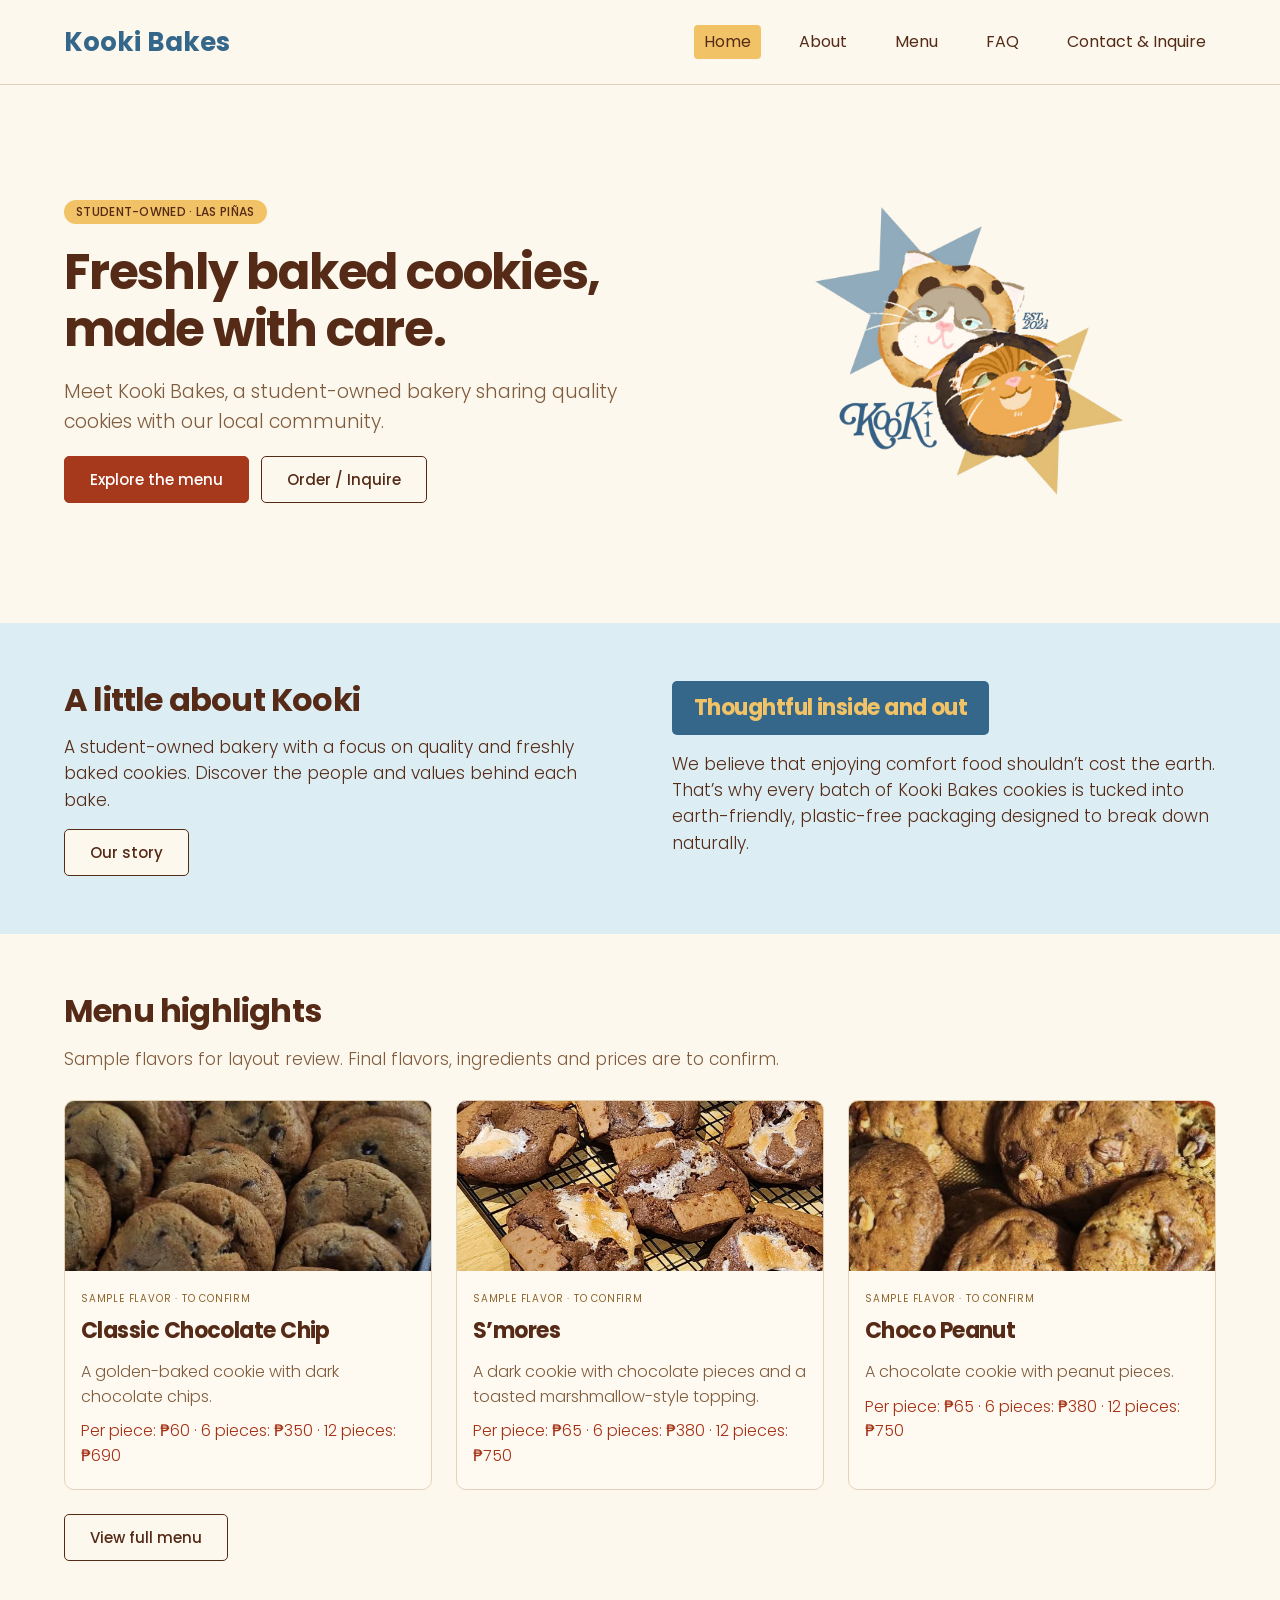
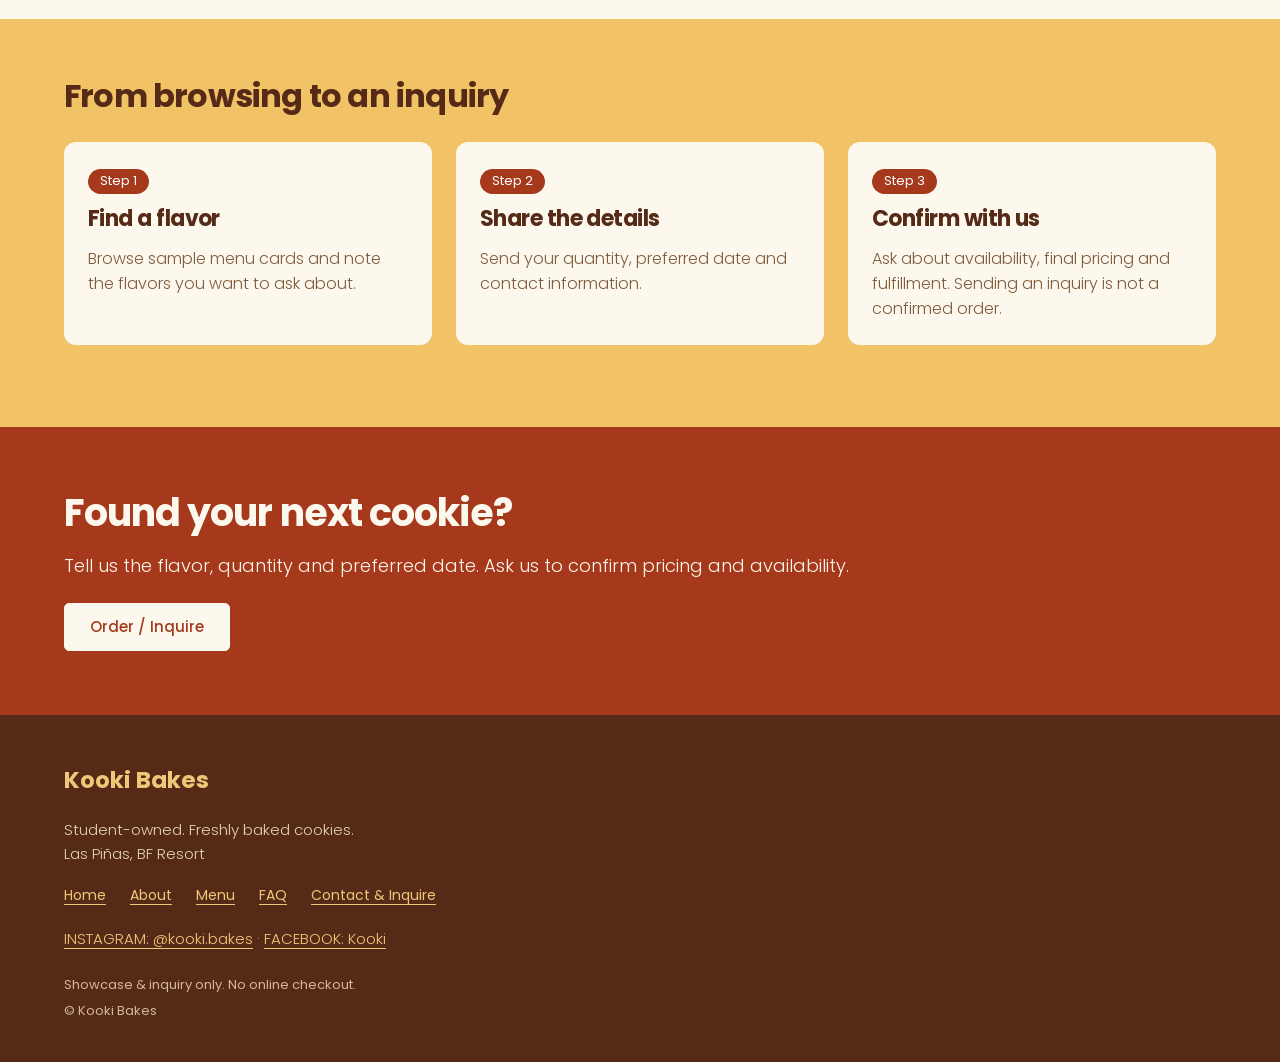
<file: index.html>
<!doctype html>
<html lang="en">

<head>
    <meta charset="utf-8">
    <meta name="viewport" content="width=device-width, initial-scale=1">
    <meta name="description"
        content="Kooki Bakes is a student-owned cookie bakery in BF Resort, Las Piñas. Browse sample flavors and inquire directly on social media.">
    <meta name="theme-color" content="#fcf8ee">
    <title>Home | Kooki Bakes</title>
    <link rel="icon" href="images/logo.png">
    <link rel="stylesheet" href="css/style.css">
</head>

<body>
    <a class="skip" href="#main">Skip to content</a>
    <header>
        <div class="container header-inner">
            <a class="brand" href="index.html">Kooki Bakes</a>
            <nav id="main-nav" aria-label="Main navigation">
                <a href="index.html" aria-current="page">Home</a>
                <a href="about.html">About</a>
                <a href="menu.html">Menu</a>
                <a href="faq.html">FAQ</a>
                <a href="contact.html">Contact & Inquire</a>
            </nav>
        </div>
    </header>
    <main id="main">
        <section class="section hero">
            <div class="container">
                <div class="hero-grid">
                    <div>
                        <span class="eyebrow">Student-owned · Las Piñas</span>
                        <h1>Freshly baked cookies,<br>made with care.</h1>
                        <p class="lead">Meet Kooki Bakes, a student-owned bakery sharing quality cookies with our local
                            community.</p>
                        <div class="actions">
                            <a class="button primary" href="menu.html">Explore the menu</a>
                            <a class="button outline" href="contact.html">Order / Inquire</a>
                        </div>
                    </div>
                    <img class="hero-logo" src="images/logo.png"
                        alt="Kooki cat mascots dressed as cookies, established 2022" width="1080" height="1080"
                        fetchpriority="high">
                </div>
            </div>
        </section>
        <section class="section blue">
            <div class="container">
                <div class="split">
                    <div>
                        <h2>A little about Kooki</h2>
                        <p>A student-owned bakery with a focus on quality and freshly baked cookies. Discover the people
                            and values behind each bake.</p>
                        <a class="button outline" href="about.html">Our story</a>
                    </div>
                    <div>
                        <h3 class="blue-label">Thoughtful inside and out</h3>
                        <p>We believe that enjoying comfort food shouldn’t cost the earth. That’s why every batch of
                            Kooki Bakes cookies is tucked into earth-friendly, plastic-free packaging designed to break
                            down naturally.</p>
                    </div>
                </div>
            </div>
        </section>
        <section class="section ">
            <div class="container">
                <h2>Menu highlights</h2>
                <p class="intro">Sample flavors for layout review. Final flavors, ingredients and prices are to confirm.
                </p>
                <div class="cards">
                    <article class="cookie-card">
                        <img class="cookie-photo classic" src="images/classic.webp" alt="Classic Chocolate Chip cookies"
                            width="600" height="400" loading="lazy">
                        <div class="card-content">
                            <span class="card-label">SAMPLE FLAVOR · TO CONFIRM</span>
                            <h3>Classic Chocolate Chip</h3>
                            <p>A golden-baked cookie with dark chocolate chips.</p>
                            <p class="price">Per piece: ₱60 · 6 pieces: ₱350 · 12 pieces: ₱690</p>
                        </div>
                    </article>
                    <article class="cookie-card">
                        <img class="cookie-photo smores" src="images/smores.webp" alt="S’mores cookies" width="600"
                            height="400" loading="lazy">
                        <div class="card-content">
                            <span class="card-label">SAMPLE FLAVOR · TO CONFIRM</span>
                            <h3>S’mores</h3>
                            <p>A dark cookie with chocolate pieces and a toasted marshmallow-style topping.</p>
                            <p class="price">Per piece: ₱65 · 6 pieces: ₱380 · 12 pieces: ₱750</p>
                        </div>
                    </article>
                    <article class="cookie-card">
                        <img class="cookie-photo peanut" src="images/peanut.webp" alt="Choco Peanut cookies" width="600"
                            height="400" loading="lazy">
                        <div class="card-content">
                            <span class="card-label">SAMPLE FLAVOR · TO CONFIRM</span>
                            <h3>Choco Peanut</h3>
                            <p>A chocolate cookie with peanut pieces.</p>
                            <p class="price">Per piece: ₱65 · 6 pieces: ₱380 · 12 pieces: ₱750</p>
                        </div>
                    </article>
                </div>
                <a class="button outline" href="menu.html">View full menu</a>
            </div>
        </section>
        <section class="section gold">
            <div class="container">
                <h2>From browsing to an inquiry</h2>
                <div class="cards steps">
                    <article>
                        <span class="step">Step 1</span>
                        <h3>Find a flavor</h3>
                        <p>Browse sample menu cards and note the flavors you want to ask about.</p>
                    </article>
                    <article>
                        <span class="step">Step 2</span>
                        <h3>Share the details</h3>
                        <p>Send your quantity, preferred date and contact information.</p>
                    </article>
                    <article>
                        <span class="step">Step 3</span>
                        <h3>Confirm with us</h3>
                        <p>Ask about availability, final pricing and fulfillment. Sending an inquiry is not a confirmed
                            order.</p>
                    </article>
                </div>
            </div>
        </section>
        <section class="section cta">
            <div class="container">
                <h2>Found your next cookie?</h2>
                <p>Tell us the flavor, quantity and preferred date. Ask us to confirm pricing and availability.</p>
                <a class="button light" href="contact.html">Order / Inquire</a>
            </div>
        </section>
    </main>
    <footer>
        <div class="container">
            <a class="footer-brand" href="index.html">Kooki Bakes</a>
            <p>Student-owned. Freshly baked cookies.<br>Las Piñas, BF Resort</p>
            <nav aria-label="Footer">
                <a href="index.html" aria-current="page">Home</a>
                <a href="about.html">About</a>
                <a href="menu.html">Menu</a>
                <a href="faq.html">FAQ</a>
                <a href="contact.html">Contact & Inquire</a>
            </nav>
            <p>
                <a href="https://www.instagram.com/kooki.bakes/" target="_blank" title="Opens in a new tab"
                    rel="noopener noreferrer">INSTAGRAM: @kooki.bakes</a> <span aria-hidden="true"> · </span> <a
                    href="https://www.facebook.com/share/1BbZUbGG5P/" target="_blank" title="Opens in a new tab"
                    rel="noopener noreferrer">FACEBOOK: Kooki</a>
            </p>
            <small>Showcase &amp; inquiry only. No online checkout.<br>© Kooki Bakes</small>
        </div>
    </footer>
</body>

</html>
</file>
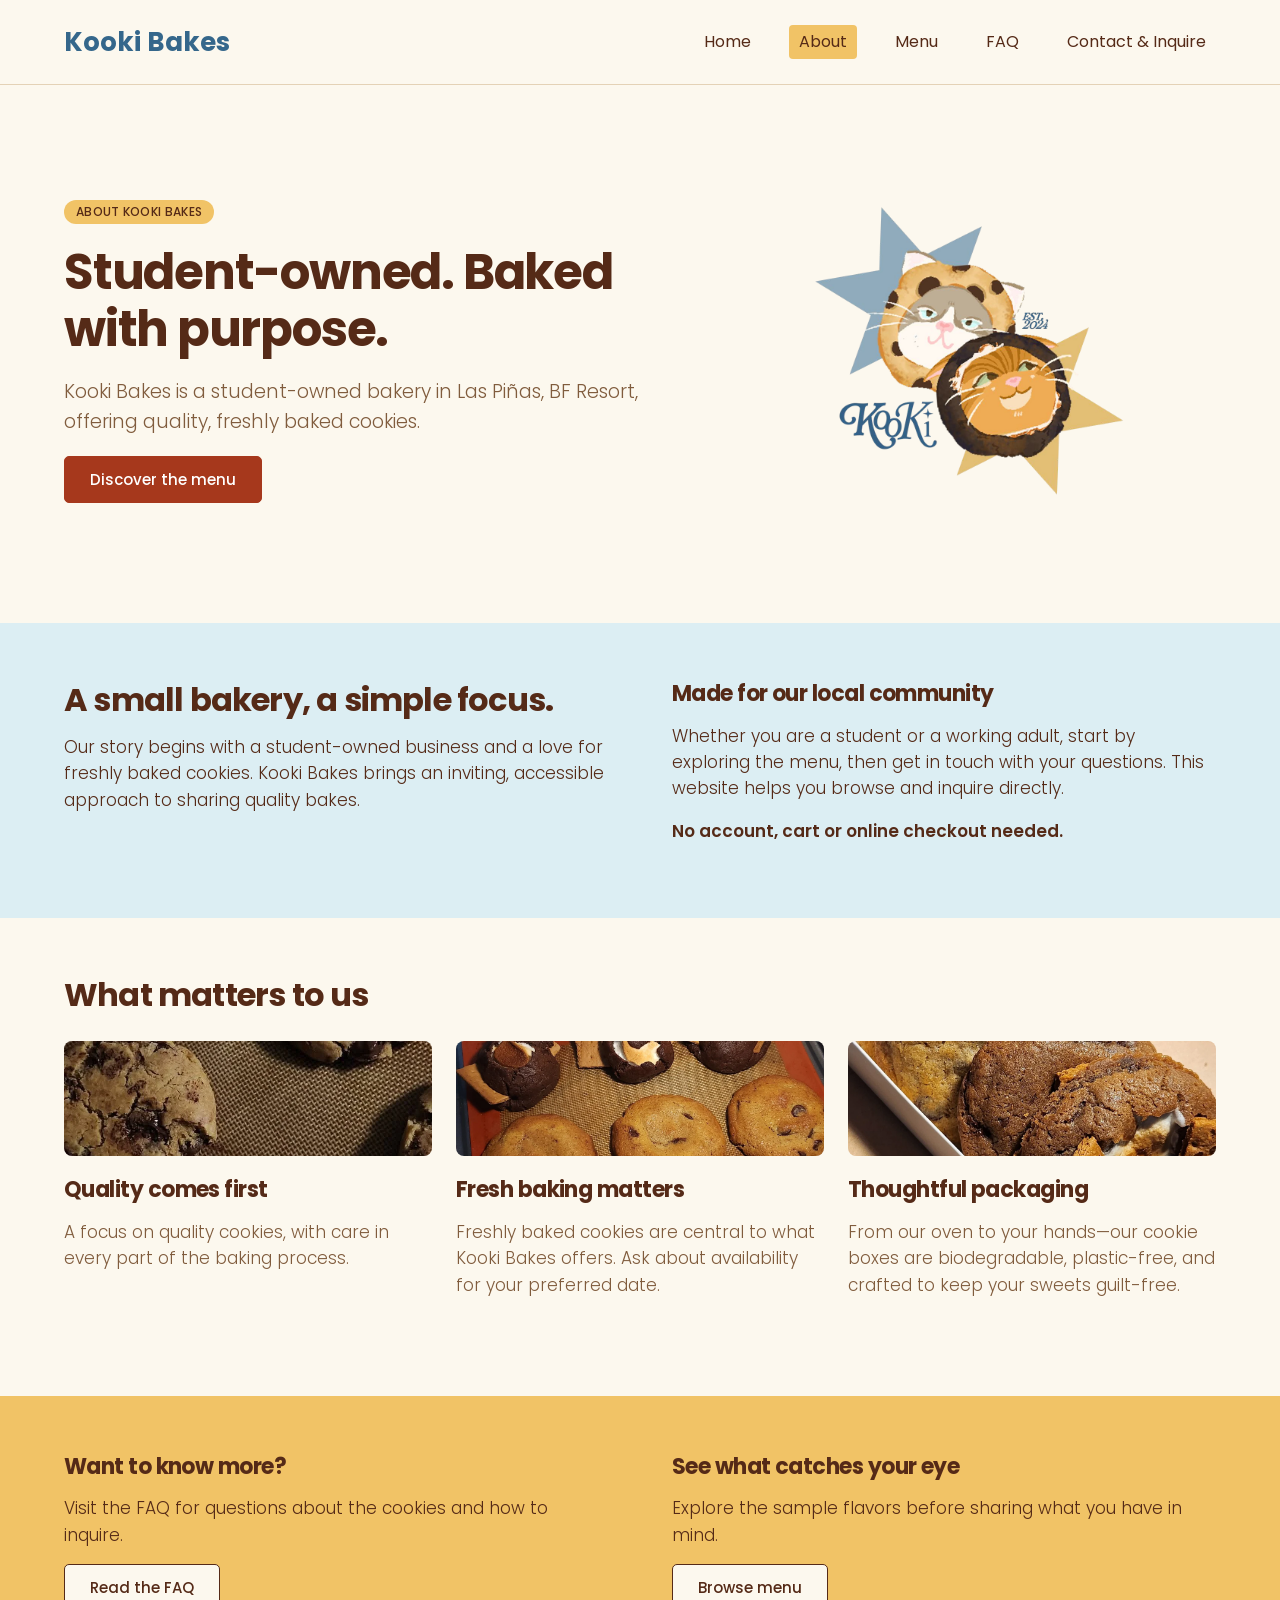
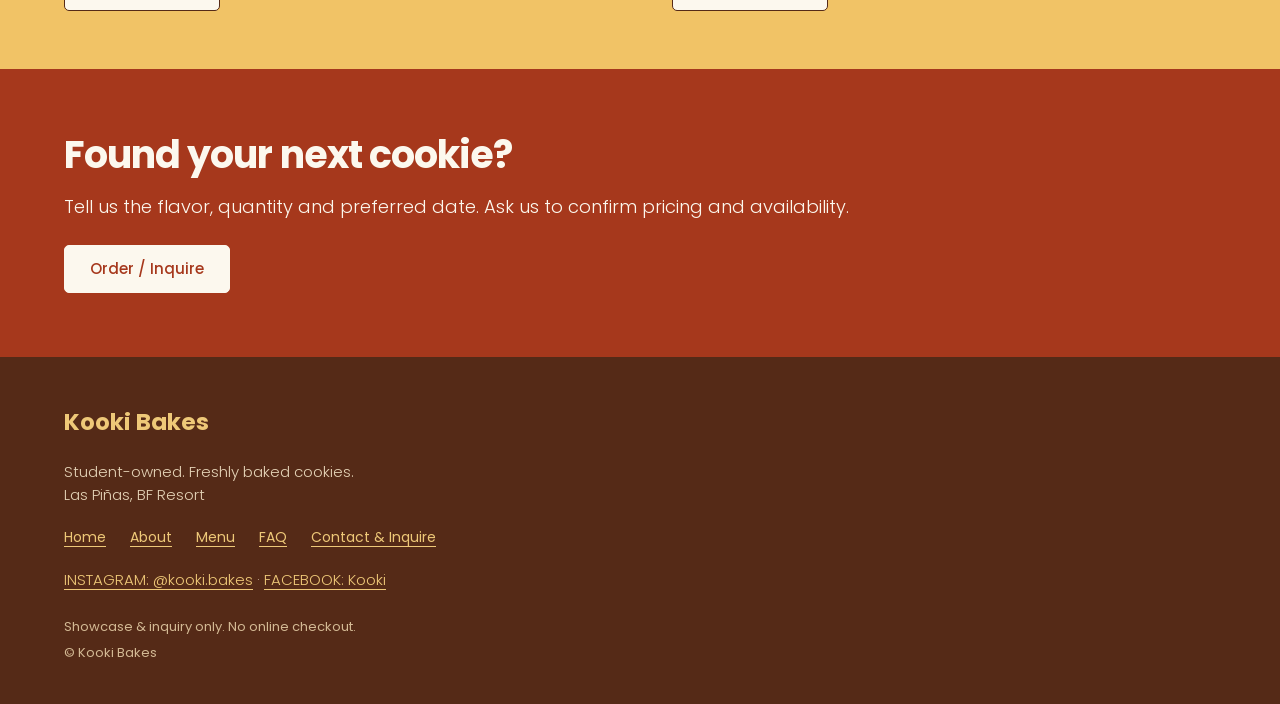
<file: about.html>
<!doctype html>
<html lang="en">

<head>
    <meta charset="utf-8">
    <meta name="viewport" content="width=device-width, initial-scale=1">
    <meta name="description"
        content="Kooki Bakes is a student-owned cookie bakery in BF Resort, Las Piñas. Browse sample flavors and inquire directly on social media.">
    <meta name="theme-color" content="#fcf8ee">
    <title>About | Kooki Bakes</title>
    <link rel="icon" href="images/logo.png">
    <link rel="stylesheet" href="css/style.css">
</head>

<body>
    <a class="skip" href="#main">Skip to content</a>
    <header>
        <div class="container header-inner">
            <a class="brand" href="index.html">Kooki Bakes</a>
            <nav id="main-nav" aria-label="Main navigation">
                <a href="index.html">Home</a>
                <a href="about.html" aria-current="page">About</a>
                <a href="menu.html">Menu</a>
                <a href="faq.html">FAQ</a>
                <a href="contact.html">Contact & Inquire</a>
            </nav>
        </div>
    </header>
    <main id="main">
        <section class="section hero">
            <div class="container">
                <div class="hero-grid">
                    <div>
                        <span class="eyebrow">About Kooki Bakes</span>
                        <h1>Student-owned. Baked<br>with purpose.</h1>
                        <p class="lead">Kooki Bakes is a student-owned bakery in Las Piñas, BF Resort, offering quality,
                            freshly baked cookies.</p>
                        <div class="actions">
                            <a class="button primary" href="menu.html">Discover the menu</a>
                        </div>
                    </div>
                    <img class="hero-logo" src="images/logo.png"
                        alt="Kooki cat mascots dressed as cookies, established 2022" width="1080" height="1080"
                        fetchpriority="high">
                </div>
            </div>
        </section>
        <section class="section blue">
            <div class="container">
                <div class="split">
                    <div>
                        <h2>A small bakery, a simple focus.</h2>
                        <p>Our story begins with a student-owned business and a love for freshly baked cookies. Kooki
                            Bakes brings an inviting, accessible approach to sharing quality bakes.</p>
                    </div>
                    <div>
                        <h3>Made for our local community</h3>
                        <p>Whether you are a student or a working adult, start by exploring the menu, then get in touch
                            with your questions. This website helps you browse and inquire directly.</p>
                        <p>
                            <strong>No account, cart or online checkout needed.</strong>
                        </p>
                    </div>
                </div>
            </div>
        </section>
        <section class="section ">
            <div class="container">
                <h2>What matters to us</h2>
                <div class="cards values">
                    <article>
                        <img src="images/fresh.webp" alt="Cookies fresh from the oven" width="600" height="250"
                            loading="lazy">
                        <h3>Quality comes first</h3>
                        <p>A focus on quality cookies, with care in every part of the baking process.</p>
                    </article>
                    <article>
                        <img src="images/tray.webp" alt="Freshly baked cookies on a tray" width="600" height="250"
                            loading="lazy">
                        <h3>Fresh baking matters</h3>
                        <p>Freshly baked cookies are central to what Kooki Bakes offers. Ask about availability for your
                            preferred date.</p>
                    </article>
                    <article>
                        <img src="images/packaging.webp" alt="Cookies arranged in a paper box" width="600" height="250"
                            loading="lazy">
                        <h3>Thoughtful packaging</h3>
                        <p>From our oven to your hands—our cookie boxes are biodegradable, plastic-free, and crafted to
                            keep your sweets guilt-free.</p>
                    </article>
                </div>
            </div>
        </section>
        <section class="section gold">
            <div class="container">
                <div class="split">
                    <div>
                        <h3>Want to know more?</h3>
                        <p>Visit the FAQ for questions about the cookies and how to inquire.</p>
                        <a class="button outline" href="faq.html">Read the FAQ</a>
                    </div>
                    <div>
                        <h3>See what catches your eye</h3>
                        <p>Explore the sample flavors before sharing what you have in mind.</p>
                        <a class="button outline" href="menu.html">Browse menu</a>
                    </div>
                </div>
            </div>
        </section>
        <section class="section cta">
            <div class="container">
                <h2>Found your next cookie?</h2>
                <p>Tell us the flavor, quantity and preferred date. Ask us to confirm pricing and availability.</p>
                <a class="button light" href="contact.html">Order / Inquire</a>
            </div>
        </section>
    </main>
    <footer>
        <div class="container">
            <a class="footer-brand" href="index.html">Kooki Bakes</a>
            <p>Student-owned. Freshly baked cookies.<br>Las Piñas, BF Resort</p>
            <nav aria-label="Footer">
                <a href="index.html">Home</a>
                <a href="about.html" aria-current="page">About</a>
                <a href="menu.html">Menu</a>
                <a href="faq.html">FAQ</a>
                <a href="contact.html">Contact & Inquire</a>
            </nav>
            <p>
                <a href="https://www.instagram.com/kooki.bakes/" target="_blank" title="Opens in a new tab"
                    rel="noopener noreferrer">INSTAGRAM: @kooki.bakes</a> <span aria-hidden="true"> · </span> <a
                    href="https://www.facebook.com/share/1BbZUbGG5P/" target="_blank" title="Opens in a new tab"
                    rel="noopener noreferrer">FACEBOOK: Kooki</a>
            </p>
            <small>Showcase &amp; inquiry only. No online checkout.<br>© Kooki Bakes</small>
        </div>
    </footer>
</body>

</html>
</file>
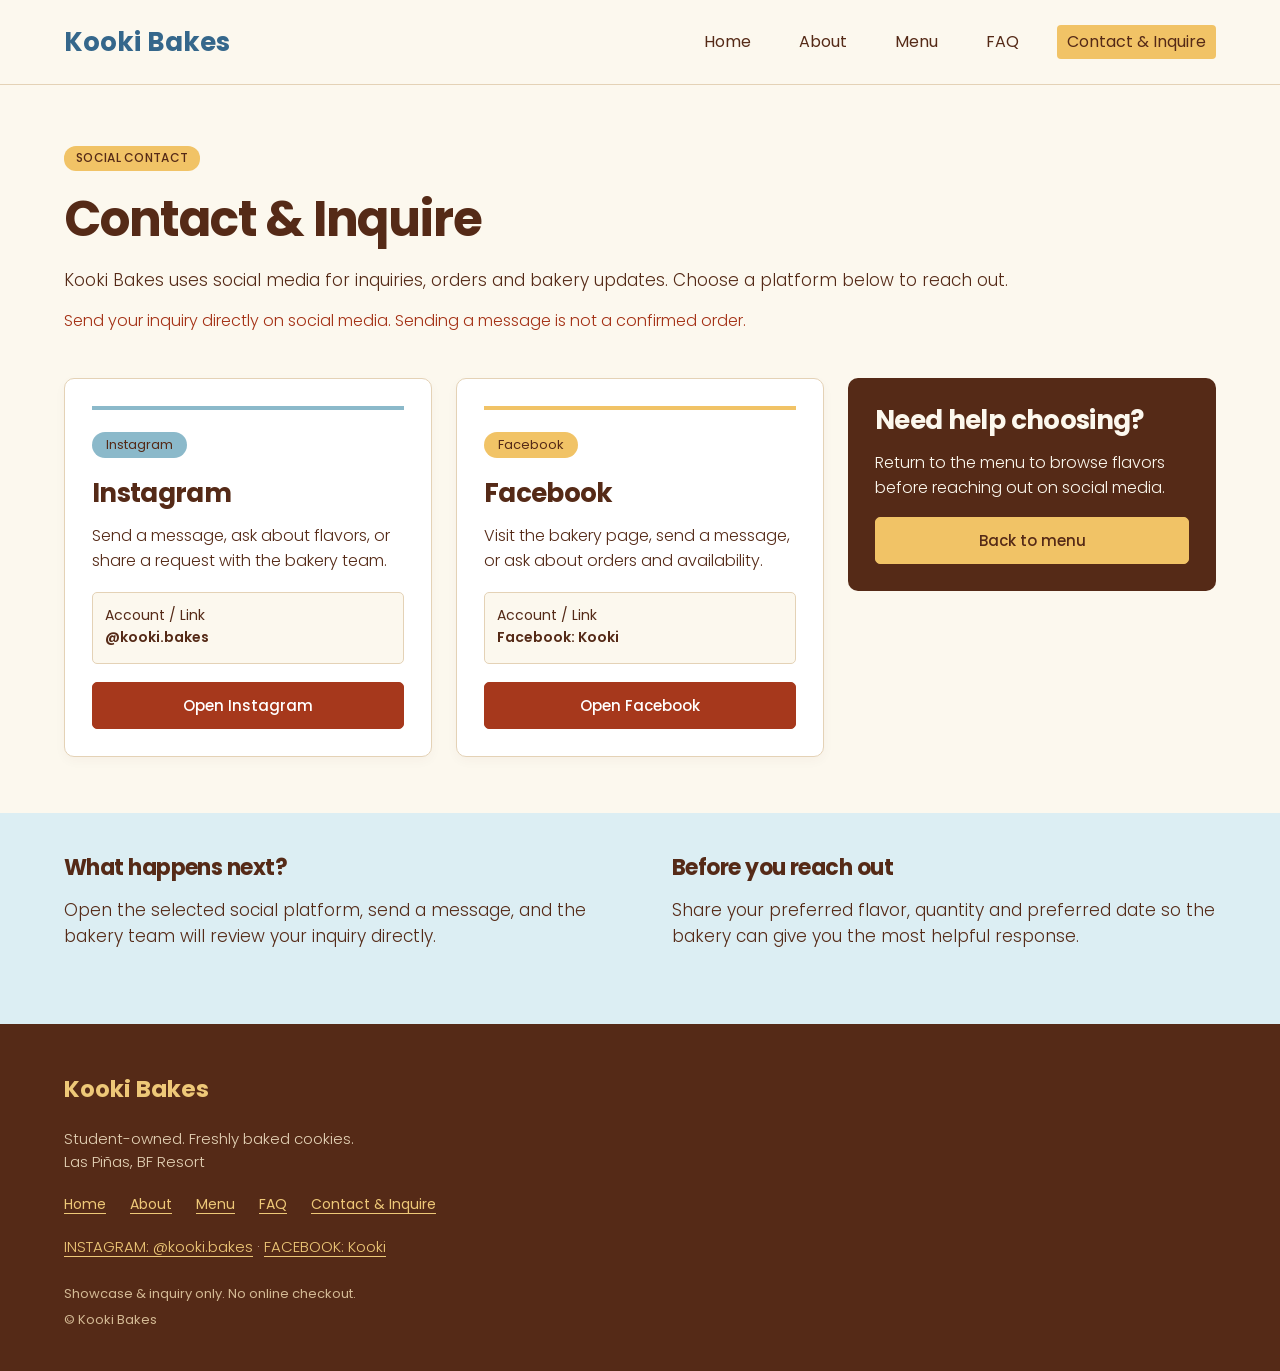
<file: contact.html>
<!doctype html>
<html lang="en">

<head>
    <meta charset="utf-8">
    <meta name="viewport" content="width=device-width, initial-scale=1">
    <meta name="description"
        content="Kooki Bakes is a student-owned cookie bakery in BF Resort, Las Piñas. Browse sample flavors and inquire directly on social media.">
    <meta name="theme-color" content="#fcf8ee">
    <title>Contact & Inquire | Kooki Bakes</title>
    <link rel="icon" href="images/logo.png">
    <link rel="stylesheet" href="css/style.css">
</head>

<body>
    <a class="skip" href="#main">Skip to content</a>
    <header>
        <div class="container header-inner">
            <a class="brand" href="index.html">Kooki Bakes</a>
            <nav id="main-nav" aria-label="Main navigation">
                <a href="index.html">Home</a>
                <a href="about.html">About</a>
                <a href="menu.html">Menu</a>
                <a href="faq.html">FAQ</a>
                <a href="contact.html" aria-current="page">Contact & Inquire</a>
            </nav>
        </div>
    </header>
    <main id="main">
        <section class="section page-intro">
            <div class="container">
                <span class="eyebrow">Social contact</span>
                <h1>Contact &amp; Inquire</h1>
                <p>Kooki Bakes uses social media for inquiries, orders and bakery updates. Choose a platform below to
                    reach out.</p>
                <p class="notice">Send your inquiry directly on social media. Sending a message is not a confirmed
                    order.</p>
                <div class="cards contact-cards">
                    <article class="social-card">
                        <span class="social-tag instagram">Instagram</span>
                        <h2>Instagram</h2>
                        <p>Send a message, ask about flavors, or share a request with the bakery team.</p>
                        <div class="account">Account / Link<br>
                            <strong>@kooki.bakes</strong>
                        </div>
                        <a class="button primary" href="https://www.instagram.com/kooki.bakes/" target="_blank"
                            title="Opens in a new tab" rel="noopener noreferrer">Open Instagram</a>
                    </article>
                    <article class="social-card">
                        <span class="social-tag">Facebook</span>
                        <h2>Facebook</h2>
                        <p>Visit the bakery page, send a message, or ask about orders and availability.</p>
                        <div class="account">Account / Link<br>
                            <strong>Facebook: Kooki</strong>
                        </div>
                        <a class="button primary" href="https://www.facebook.com/share/1BbZUbGG5P/" target="_blank"
                            title="Opens in a new tab" rel="noopener noreferrer">Open Facebook</a>
                    </article>
                    <article class="help-card">
                        <h2>Need help choosing?</h2>
                        <p>Return to the menu to browse flavors before reaching out on social media.</p>
                        <a class="button yellow" href="menu.html">Back to menu</a>
                    </article>
                </div>
            </div>
        </section>
        <section class="section blue">
            <div class="container">
                <div class="split">
                    <div>
                        <h3>What happens next?</h3>
                        <p>Open the selected social platform, send a message, and the bakery team will review your
                            inquiry directly.</p>
                    </div>
                    <div>
                        <h3>Before you reach out</h3>
                        <p>Share your preferred flavor, quantity and preferred date so the bakery can give you the most
                            helpful response.</p>
                    </div>
                </div>
            </div>
        </section>
    </main>
    <footer>
        <div class="container">
            <a class="footer-brand" href="index.html">Kooki Bakes</a>
            <p>Student-owned. Freshly baked cookies.<br>Las Piñas, BF Resort</p>
            <nav aria-label="Footer">
                <a href="index.html">Home</a>
                <a href="about.html">About</a>
                <a href="menu.html">Menu</a>
                <a href="faq.html">FAQ</a>
                <a href="contact.html" aria-current="page">Contact & Inquire</a>
            </nav>
            <p>
                <a href="https://www.instagram.com/kooki.bakes/" target="_blank" title="Opens in a new tab"
                    rel="noopener noreferrer">INSTAGRAM: @kooki.bakes</a> <span aria-hidden="true"> · </span> <a
                    href="https://www.facebook.com/share/1BbZUbGG5P/" target="_blank" title="Opens in a new tab"
                    rel="noopener noreferrer">FACEBOOK: Kooki</a>
            </p>
            <small>Showcase &amp; inquiry only. No online checkout.<br>© Kooki Bakes</small>
        </div>
    </footer>
</body>

</html>
</file>
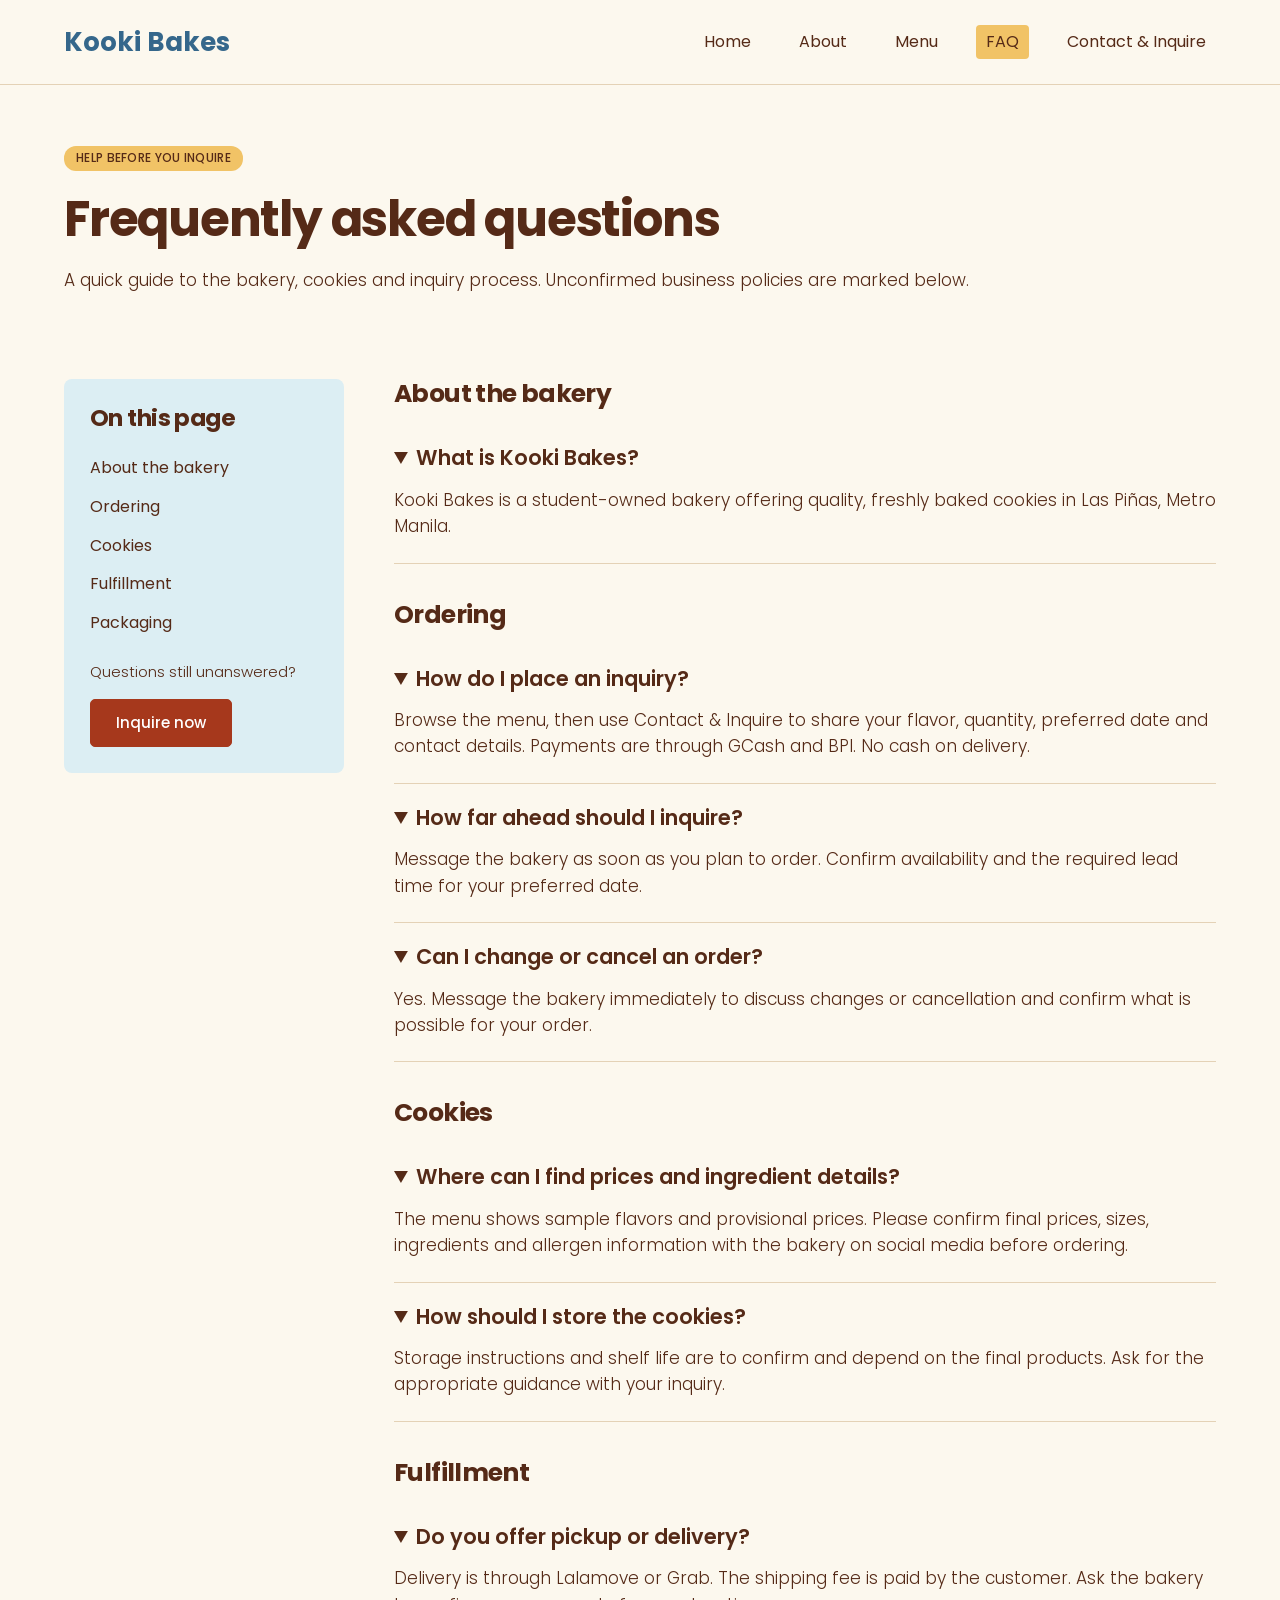
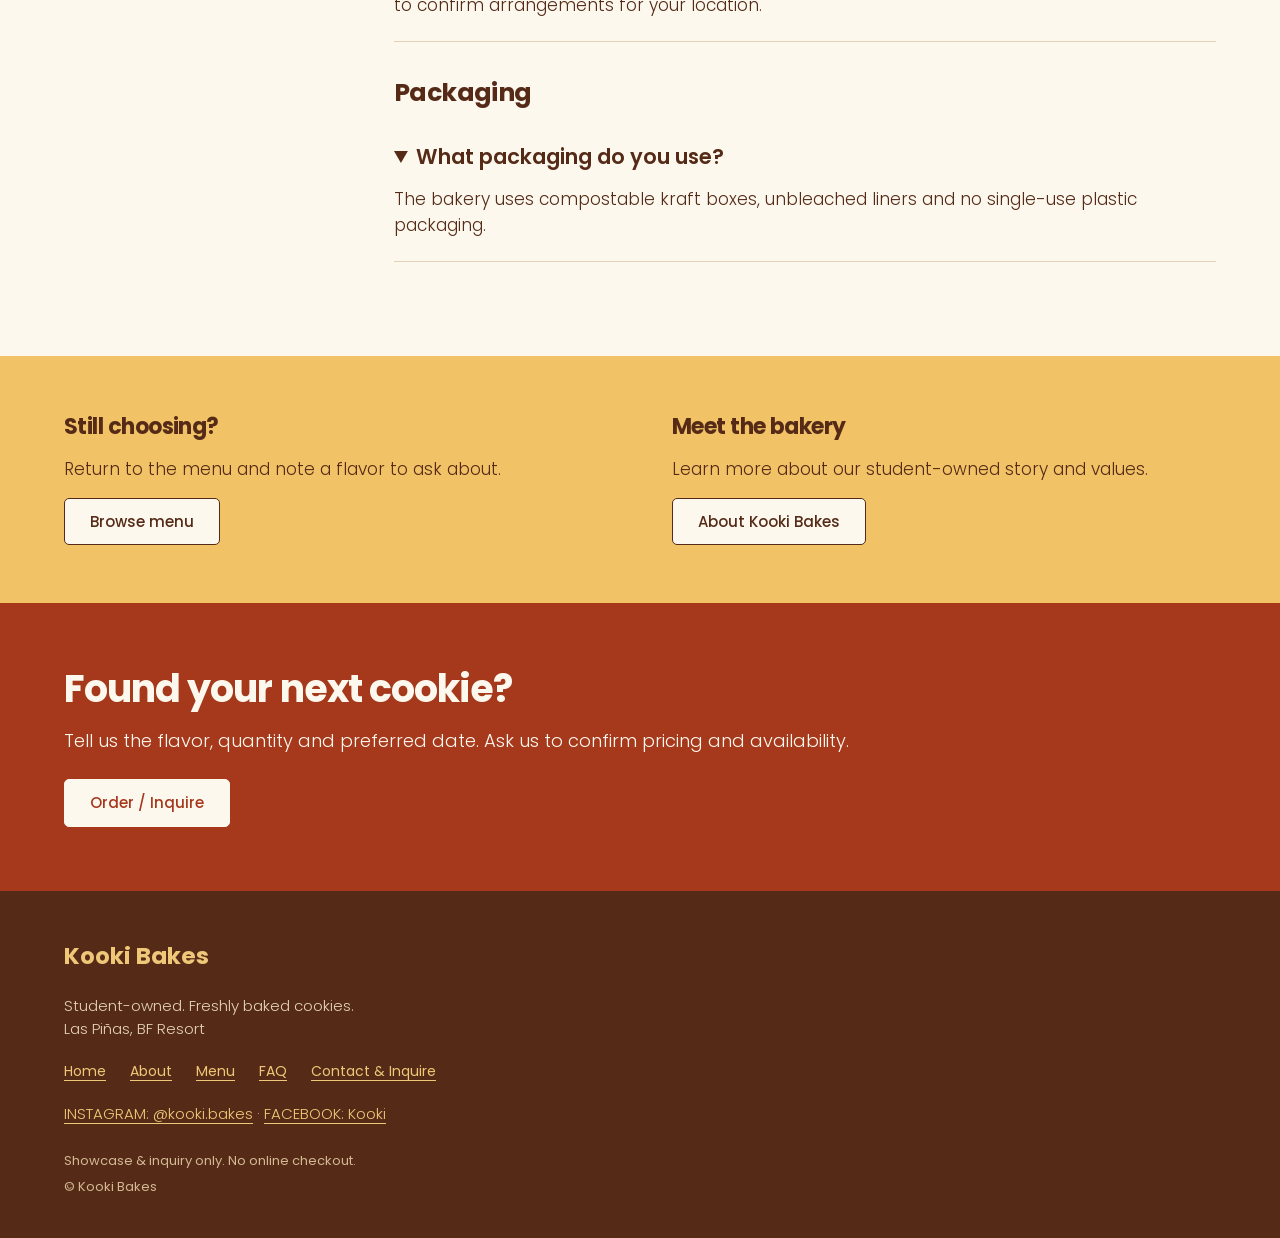
<file: faq.html>
<!doctype html>
<html lang="en">

<head>
    <meta charset="utf-8">
    <meta name="viewport" content="width=device-width, initial-scale=1">
    <meta name="description"
        content="Kooki Bakes is a student-owned cookie bakery in BF Resort, Las Piñas. Browse sample flavors and inquire directly on social media.">
    <meta name="theme-color" content="#fcf8ee">
    <title>FAQ | Kooki Bakes</title>
    <link rel="icon" href="images/logo.png">
    <link rel="stylesheet" href="css/style.css">
</head>

<body>
    <a class="skip" href="#main">Skip to content</a>
    <header>
        <div class="container header-inner">
            <a class="brand" href="index.html">Kooki Bakes</a>
            <nav id="main-nav" aria-label="Main navigation">
                <a href="index.html">Home</a>
                <a href="about.html">About</a>
                <a href="menu.html">Menu</a>
                <a href="faq.html" aria-current="page">FAQ</a>
                <a href="contact.html">Contact & Inquire</a>
            </nav>
        </div>
    </header>
    <main id="main">
        <section class="section page-intro">
            <div class="container">
                <span class="eyebrow">Help before you inquire</span>
                <h1>Frequently asked questions</h1>
                <p>A quick guide to the bakery, cookies and inquiry process. Unconfirmed business policies are marked
                    below.</p>
            </div>
        </section>
        <section class="section ">
            <div class="container">
                <div class="faq-layout">
                    <aside>
                        <h2>On this page</h2>
                        <nav aria-label="FAQ topics">
                            <a href="#about-the-bakery">About the bakery</a>
                            <a href="#ordering">Ordering</a>
                            <a href="#cookies">Cookies</a>
                            <a href="#fulfillment">Fulfillment</a>
                            <a href="#packaging">Packaging</a>
                        </nav>
                        <p>Questions still unanswered?</p>
                        <a class="button primary" href="contact.html">Inquire now</a>
                    </aside>
                    <div>
                        <section class="faq-group" id="about-the-bakery">
                            <h2>About the bakery</h2>
                            <details open>
                                <summary>What is Kooki Bakes?</summary>
                                <p>Kooki Bakes is a student-owned bakery offering quality, freshly baked cookies in Las
                                    Piñas, Metro Manila.</p>
                            </details>
                        </section>
                        <section class="faq-group" id="ordering">
                            <h2>Ordering</h2>
                            <details open>
                                <summary>How do I place an inquiry?</summary>
                                <p>Browse the menu, then use Contact &amp; Inquire to share your flavor, quantity,
                                    preferred date and contact details. Payments are through GCash and BPI. No cash on
                                    delivery.</p>
                            </details>
                            <details open>
                                <summary>How far ahead should I inquire?</summary>
                                <p>Message the bakery as soon as you plan to order. Confirm availability and the
                                    required lead time for your preferred date.</p>
                            </details>
                            <details open>
                                <summary>Can I change or cancel an order?</summary>
                                <p>Yes. Message the bakery immediately to discuss changes or cancellation and confirm
                                    what is possible for your order.</p>
                            </details>
                        </section>
                        <section class="faq-group" id="cookies">
                            <h2>Cookies</h2>
                            <details open>
                                <summary>Where can I find prices and ingredient details?</summary>
                                <p>The menu shows sample flavors and provisional prices. Please confirm final prices,
                                    sizes, ingredients and allergen information with the bakery on social media before
                                    ordering.</p>
                            </details>
                            <details open>
                                <summary>How should I store the cookies?</summary>
                                <p>Storage instructions and shelf life are to confirm and depend on the final products.
                                    Ask for the appropriate guidance with your inquiry.</p>
                            </details>
                        </section>
                        <section class="faq-group" id="fulfillment">
                            <h2>Fulfillment</h2>
                            <details open>
                                <summary>Do you offer pickup or delivery?</summary>
                                <p>Delivery is through Lalamove or Grab. The shipping fee is paid by the customer. Ask
                                    the bakery to confirm arrangements for your location.</p>
                            </details>
                        </section>
                        <section class="faq-group" id="packaging">
                            <h2>Packaging</h2>
                            <details open>
                                <summary>What packaging do you use?</summary>
                                <p>The bakery uses compostable kraft boxes, unbleached liners and no single-use plastic
                                    packaging.</p>
                            </details>
                        </section>
                    </div>
                </div>
            </div>
        </section>
        <section class="section gold">
            <div class="container">
                <div class="split">
                    <div>
                        <h3>Still choosing?</h3>
                        <p>Return to the menu and note a flavor to ask about.</p>
                        <a class="button outline" href="menu.html">Browse menu</a>
                    </div>
                    <div>
                        <h3>Meet the bakery</h3>
                        <p>Learn more about our student-owned story and values.</p>
                        <a class="button outline" href="about.html">About Kooki Bakes</a>
                    </div>
                </div>
            </div>
        </section>
        <section class="section cta">
            <div class="container">
                <h2>Found your next cookie?</h2>
                <p>Tell us the flavor, quantity and preferred date. Ask us to confirm pricing and availability.</p>
                <a class="button light" href="contact.html">Order / Inquire</a>
            </div>
        </section>
    </main>
    <footer>
        <div class="container">
            <a class="footer-brand" href="index.html">Kooki Bakes</a>
            <p>Student-owned. Freshly baked cookies.<br>Las Piñas, BF Resort</p>
            <nav aria-label="Footer">
                <a href="index.html">Home</a>
                <a href="about.html">About</a>
                <a href="menu.html">Menu</a>
                <a href="faq.html" aria-current="page">FAQ</a>
                <a href="contact.html">Contact & Inquire</a>
            </nav>
            <p>
                <a href="https://www.instagram.com/kooki.bakes/" target="_blank" title="Opens in a new tab"
                    rel="noopener noreferrer">INSTAGRAM: @kooki.bakes</a> <span aria-hidden="true"> · </span> <a
                    href="https://www.facebook.com/share/1BbZUbGG5P/" target="_blank" title="Opens in a new tab"
                    rel="noopener noreferrer">FACEBOOK: Kooki</a>
            </p>
            <small>Showcase &amp; inquiry only. No online checkout.<br>© Kooki Bakes</small>
        </div>
    </footer>
</body>

</html>
</file>
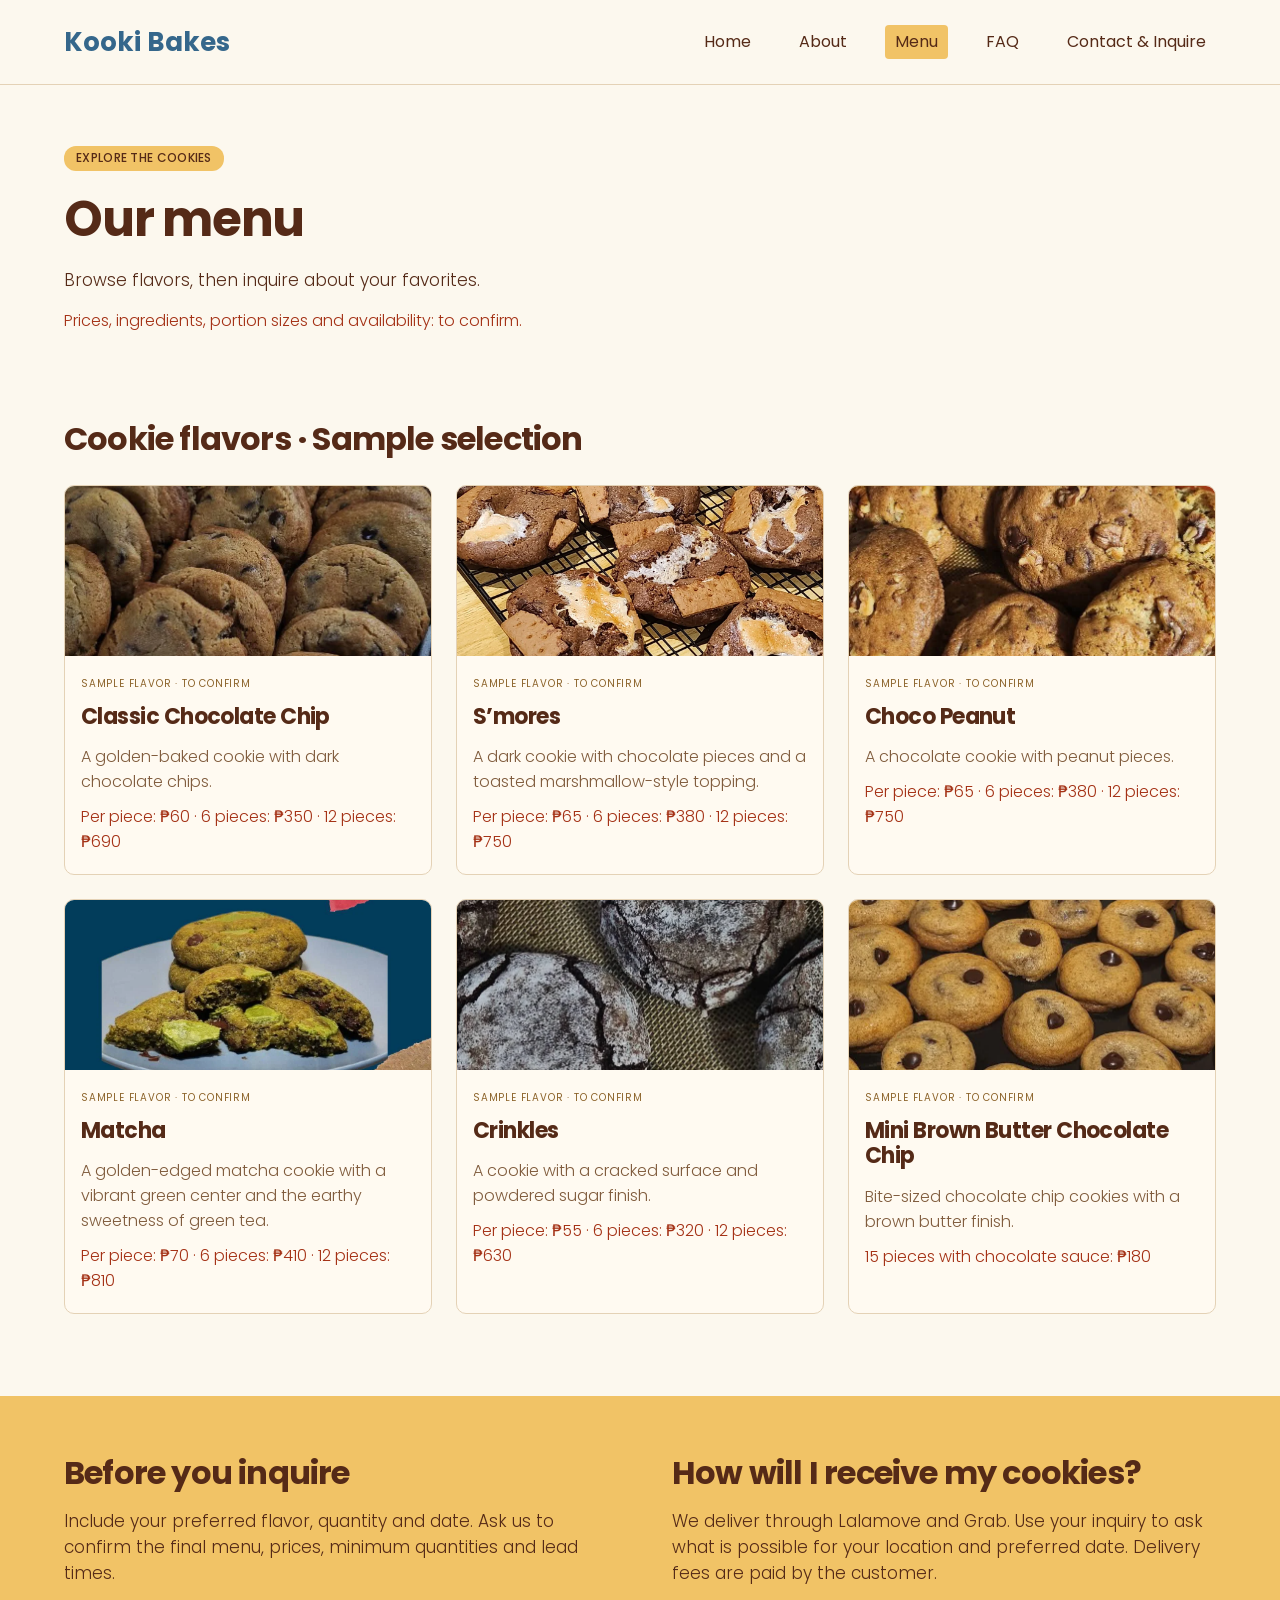
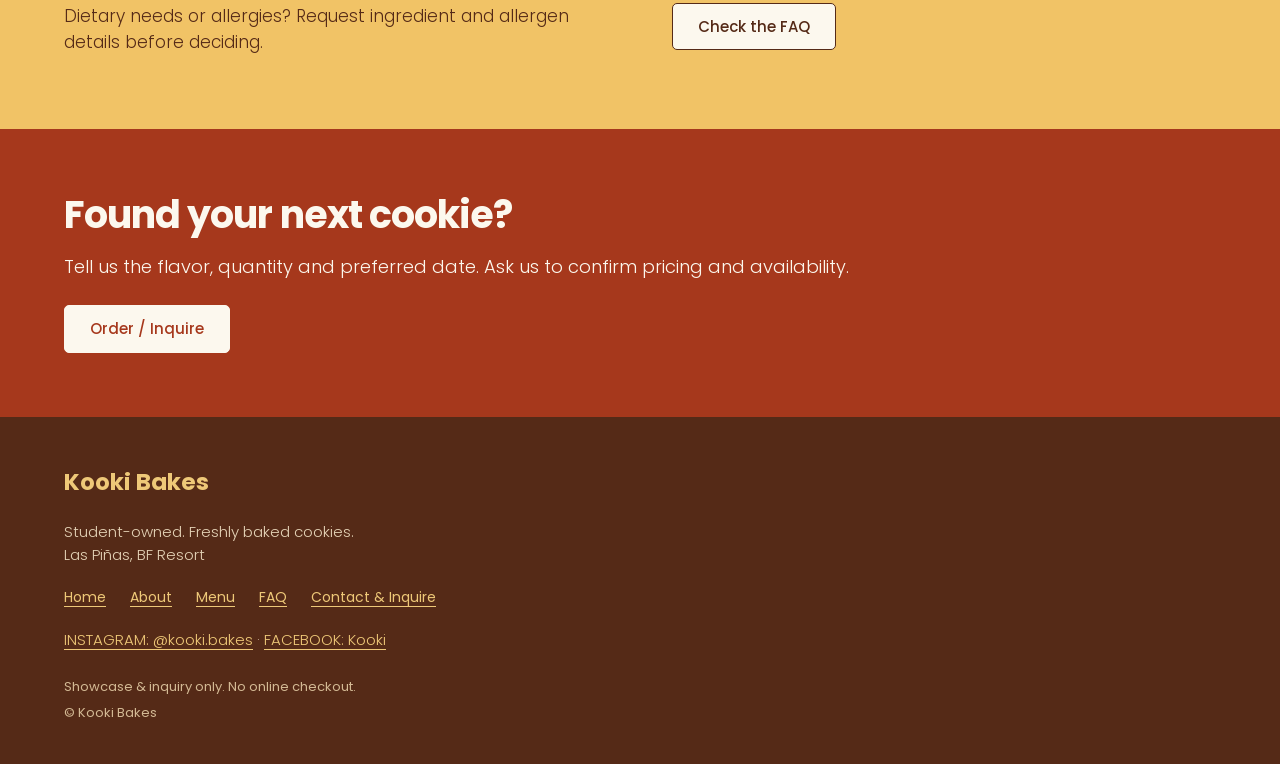
<file: menu.html>
<!doctype html>
<html lang="en">

<head>
    <meta charset="utf-8">
    <meta name="viewport" content="width=device-width, initial-scale=1">
    <meta name="description"
        content="Kooki Bakes is a student-owned cookie bakery in BF Resort, Las Piñas. Browse sample flavors and inquire directly on social media.">
    <meta name="theme-color" content="#fcf8ee">
    <title>Menu | Kooki Bakes</title>
    <link rel="icon" href="images/logo.png">
    <link rel="stylesheet" href="css/style.css">
</head>

<body>
    <a class="skip" href="#main">Skip to content</a>
    <header>
        <div class="container header-inner">
            <a class="brand" href="index.html">Kooki Bakes</a>
            <nav id="main-nav" aria-label="Main navigation">
                <a href="index.html">Home</a>
                <a href="about.html">About</a>
                <a href="menu.html" aria-current="page">Menu</a>
                <a href="faq.html">FAQ</a>
                <a href="contact.html">Contact & Inquire</a>
            </nav>
        </div>
    </header>
    <main id="main">
        <section class="section page-intro">
            <div class="container">
                <span class="eyebrow">Explore the cookies</span>
                <h1>Our menu</h1>
                <p>Browse flavors, then inquire about your favorites.</p>
                <p class="notice">Prices, ingredients, portion sizes and availability: to confirm.</p>
            </div>
        </section>
        <section class="section ">
            <div class="container">
                <h2>Cookie flavors · Sample selection</h2>
                <div class="cards">
                    <article class="cookie-card">
                        <img class="cookie-photo classic" src="images/classic.webp" alt="Classic Chocolate Chip cookies"
                            width="600" height="400" loading="lazy">
                        <div class="card-content">
                            <span class="card-label">SAMPLE FLAVOR · TO CONFIRM</span>
                            <h3>Classic Chocolate Chip</h3>
                            <p>A golden-baked cookie with dark chocolate chips.</p>
                            <p class="price">Per piece: ₱60 · 6 pieces: ₱350 · 12 pieces: ₱690</p>
                        </div>
                    </article>
                    <article class="cookie-card">
                        <img class="cookie-photo smores" src="images/smores.webp" alt="S’mores cookies" width="600"
                            height="400" loading="lazy">
                        <div class="card-content">
                            <span class="card-label">SAMPLE FLAVOR · TO CONFIRM</span>
                            <h3>S’mores</h3>
                            <p>A dark cookie with chocolate pieces and a toasted marshmallow-style topping.</p>
                            <p class="price">Per piece: ₱65 · 6 pieces: ₱380 · 12 pieces: ₱750</p>
                        </div>
                    </article>
                    <article class="cookie-card">
                        <img class="cookie-photo peanut" src="images/peanut.webp" alt="Choco Peanut cookies" width="600"
                            height="400" loading="lazy">
                        <div class="card-content">
                            <span class="card-label">SAMPLE FLAVOR · TO CONFIRM</span>
                            <h3>Choco Peanut</h3>
                            <p>A chocolate cookie with peanut pieces.</p>
                            <p class="price">Per piece: ₱65 · 6 pieces: ₱380 · 12 pieces: ₱750</p>
                        </div>
                    </article>
                    <article class="cookie-card">
                        <img class="cookie-photo matcha" src="images/matcha.webp" alt="Matcha cookies" width="600"
                            height="400" loading="lazy">
                        <div class="card-content">
                            <span class="card-label">SAMPLE FLAVOR · TO CONFIRM</span>
                            <h3>Matcha</h3>
                            <p>A golden-edged matcha cookie with a vibrant green center and the earthy sweetness of
                                green tea.</p>
                            <p class="price">Per piece: ₱70 · 6 pieces: ₱410 · 12 pieces: ₱810</p>
                        </div>
                    </article>
                    <article class="cookie-card">
                        <img class="cookie-photo crinkles" src="images/crinkles.webp" alt="Crinkles cookies" width="600"
                            height="400" loading="lazy">
                        <div class="card-content">
                            <span class="card-label">SAMPLE FLAVOR · TO CONFIRM</span>
                            <h3>Crinkles</h3>
                            <p>A cookie with a cracked surface and powdered sugar finish.</p>
                            <p class="price">Per piece: ₱55 · 6 pieces: ₱320 · 12 pieces: ₱630</p>
                        </div>
                    </article>
                    <article class="cookie-card">
                        <img class="cookie-photo mini" src="images/mini.webp"
                            alt="Mini Brown Butter Chocolate Chip cookies" width="600" height="400" loading="lazy">
                        <div class="card-content">
                            <span class="card-label">SAMPLE FLAVOR · TO CONFIRM</span>
                            <h3>Mini Brown Butter Chocolate Chip</h3>
                            <p>Bite-sized chocolate chip cookies with a brown butter finish.</p>
                            <p class="price">15 pieces with chocolate sauce: ₱180</p>
                        </div>
                    </article>
                </div>
            </div>
        </section>
        <section class="section gold">
            <div class="container">
                <div class="split">
                    <div>
                        <h2>Before you inquire</h2>
                        <p>Include your preferred flavor, quantity and date. Ask us to confirm the final menu, prices,
                            minimum quantities and lead times.</p>
                        <p>Dietary needs or allergies? Request ingredient and allergen details before deciding.</p>
                    </div>
                    <div>
                        <h2>How will I receive my cookies?</h2>
                        <p>We deliver through Lalamove and Grab. Use your inquiry to ask what is possible for your
                            location and preferred date. Delivery fees are paid by the customer.</p>
                        <a class="button outline" href="faq.html">Check the FAQ</a>
                    </div>
                </div>
            </div>
        </section>
        <section class="section cta">
            <div class="container">
                <h2>Found your next cookie?</h2>
                <p>Tell us the flavor, quantity and preferred date. Ask us to confirm pricing and availability.</p>
                <a class="button light" href="contact.html">Order / Inquire</a>
            </div>
        </section>
    </main>
    <footer>
        <div class="container">
            <a class="footer-brand" href="index.html">Kooki Bakes</a>
            <p>Student-owned. Freshly baked cookies.<br>Las Piñas, BF Resort</p>
            <nav aria-label="Footer">
                <a href="index.html">Home</a>
                <a href="about.html">About</a>
                <a href="menu.html" aria-current="page">Menu</a>
                <a href="faq.html">FAQ</a>
                <a href="contact.html">Contact & Inquire</a>
            </nav>
            <p>
                <a href="https://www.instagram.com/kooki.bakes/" target="_blank" title="Opens in a new tab"
                    rel="noopener noreferrer">INSTAGRAM: @kooki.bakes</a> <span aria-hidden="true"> · </span> <a
                    href="https://www.facebook.com/share/1BbZUbGG5P/" target="_blank" title="Opens in a new tab"
                    rel="noopener noreferrer">FACEBOOK: Kooki</a>
            </p>
            <small>Showcase &amp; inquiry only. No online checkout.<br>© Kooki Bakes</small>
        </div>
    </footer>
</body>

</html>
</file>
<file: css/style.css>
@import url('https://fonts.googleapis.com/css2?family=Poppins:wght@300;400;500;600;700&display=swap');

:root {
  --cream: #fcf8ee;
  --brown: #552a17;
  --rust: #a6381c;
  --gold: #f1c366;
  --blue: #dceef3;
  --inkblue: #35678b;
  --border: #e4d2b6;
  --muted: #805c3d;
}

* {
  box-sizing: border-box;
}

html {
  scroll-behavior: smooth;
  scroll-padding-top: 30px;
}

body {
  margin: 0;
  color: var(--brown);
  background: var(--cream);
  font: 17px/1.55 'Poppins', 'Trebuchet MS', Arial, sans-serif;
}

a {
  color: inherit;
  text-underline-offset: 4px;
}

h1,
h2,
h3,
p {
  margin: 0 0 16px;
}

h1,
h2,
h3 {
  line-height: 1.16;
  letter-spacing: -.025em;
}

h1 {
  font-size: clamp(36px, 3.8vw, 54px);
  max-width: 760px;
  margin: 20px 0;
}

h2 {
  font-size: 32px;
}

h3 {
  font-size: 22px;
}

p {
  font-weight: 350;
}

strong {
  font-weight: 550;
}

.container {
  width: min(1296px, 90%);
  margin: auto;
}

.section {
  padding: 58px 0;
}

header {
  border-bottom: 1px solid var(--border);
  background: var(--cream);
}

.header-inner {
  display: flex;
  justify-content: space-between;
  align-items: center;
  min-height: 84px;
  gap: 24px;
}

.brand {
  font-size: 26px;
  font-weight: 700;
  text-decoration: none;
  color: var(--inkblue);
}

nav {
  display: flex;
  gap: 28px;
  align-items: center;
}

nav a {
  font-size: 16px;
  text-decoration: none;
}

header nav a {
  padding: 5px 10px;
  border-radius: 4px;
}

header nav a[aria-current=page] {
  background: var(--gold);
}

header nav a:hover {
  background: var(--blue);
}

.hero {
  padding: 60px 0 68px;
}

.hero-grid {
  display: grid;
  grid-template-columns: 1.2fr 1fr;
  align-items: center;
  gap: 50px;
  min-height: 350px;
}

.hero-logo {
  width: 100%;
  max-width: 410px;
  height: auto;
  justify-self: center;
}

.eyebrow {
  display: inline-block;
  border-radius: 12px;
  background: var(--gold);
  padding: 3px 12px;
  font-size: 12px;
  font-weight: 500;
  text-transform: uppercase;
  letter-spacing: .025em;
}

.lead {
  font-size: 19px;
  color: var(--muted);
  max-width: 640px;
}

.actions {
  display: flex;
  gap: 12px;
  flex-wrap: wrap;
  margin-top: 20px;
}

.button {
  display: inline-flex;
  justify-content: center;
  align-items: center;
  min-height: 46px;
  padding: 11px 25px;
  border: 1px solid var(--brown);
  border-radius: 5px;
  text-decoration: none;
  font-size: 15px;
  font-weight: 500;
  background: var(--cream);
  transition: background .15s, transform .15s;
}

.button:hover {
  background: var(--gold);
  transform: translateY(-1px);
}

.button.primary {
  background: var(--rust);
  border-color: var(--rust);
  color: #fff;
}

.button.primary:hover {
  background: var(--brown);
}

.button.light {
  background: var(--cream);
  border-color: var(--cream);
  color: var(--rust);
}

.button.yellow {
  background: var(--gold);
  border-color: var(--gold);
}

.split {
  display: grid;
  grid-template-columns: 1fr 1fr;
  gap: 64px;
}

.blue {
  background: var(--blue);
}

.gold {
  background: var(--gold);
}

.blue-label {
  display: inline-block;
  padding: 14px 22px;
  border-radius: 5px;
  color: var(--gold);
  background: var(--inkblue);
}

.cards {
  display: grid;
  grid-template-columns: repeat(3, minmax(0, 1fr));
  gap: 24px;
  margin: 28px 0 24px;
}

.cookie-card {
  border: 1px solid var(--border);
  border-radius: 10px;
  overflow: hidden;
  background: #fffaf1;
}

.cookie-photo {
  width: 100%;
  height: 170px;
  display: block;
  object-fit: cover;
  object-position: center 48%;
}

.cookie-photo.matcha {
  object-position: center 51%;
}

.card-content {
  padding: 20px 16px;
}

.card-label {
  display: block;
  font-size: 10px;
  letter-spacing: .08em;
  color: #8c632a;
  margin-bottom: 12px;
}

.card-content h3 {
  font-size: 22px;
}

.card-content p {
  font-size: 16px;
  color: var(--muted);
  margin-bottom: 10px;
}

.card-content p.price {
  color: #a43115;
  margin-bottom: 0;
}

.intro {
  color: var(--muted);
}

.steps article {
  background: var(--cream);
  border-radius: 12px;
  padding: 24px;
}

.steps p {
  margin: 0;
  color: var(--muted);
  font-size: 16px;
}

.step {
  display: inline-block;
  background: var(--rust);
  color: white;
  font-size: 13px;
  border-radius: 15px;
  padding: 2px 12px;
  margin-bottom: 12px;
}

.cta {
  background: var(--rust);
  color: var(--cream);
  padding: 64px 0;
}

.cta h2 {
  font-size: 38px;
}

.cta p {
  font-size: 18px;
  margin-bottom: 24px;
}

footer {
  background: var(--brown);
  color: #eec878;
  padding: 48px 0 40px;
}

footer .footer-brand {
  font-weight: 650;
  font-size: 23px;
  text-decoration: none;
}

footer p {
  font-size: 15px;
  margin: 20px 0;
  color: #e4d2b6;
}

footer nav {
  flex-wrap: wrap;
  gap: 24px;
}

footer nav a {
  font-size: 14px;
  text-decoration: underline;
}

footer p a {
  color: #eec878;
}

footer small {
  font-size: 13px;
  color: #d3b994;
}

.page-intro {
  padding-bottom: 28px;
}

.page-intro+.section {
  padding-top: 42px;
}

.notice {
  color: #a43115;
  font-size: 16px;
}

.values img {
  width: 100%;
  height: 115px;
  object-fit: cover;
  border-radius: 8px;
}

.values h3 {
  margin-top: 14px;
}

.values p {
  color: var(--muted);
}

.faq-layout {
  display: grid;
  grid-template-columns: 280px 1fr;
  gap: 50px;
}

.faq-layout aside {
  align-self: start;
  padding: 26px;
  background: var(--blue);
  border-radius: 8px;
}

.faq-layout aside h2 {
  font-size: 23px;
}

.faq-layout aside nav {
  display: flex;
  align-items: start;
  flex-direction: column;
  gap: 14px;
  margin: 24px 0;
}

.faq-layout aside p {
  font-size: 15px;
}

.faq-group {
  margin-bottom: 36px;
}

.faq-group h2 {
  font-size: 25px;
}

.faq-group details {
  border-bottom: 1px solid var(--border);
  padding: 18px 0;
}

.faq-group summary {
  cursor: pointer;
  font-size: 21px;
  font-weight: 600;
}

.faq-group details p {
  padding-top: 12px;
  margin-bottom: 5px;
}

.social-card {
  padding: 27px;
  background: white;
  border: 1px solid var(--border);
  border-radius: 10px;
  box-shadow: 0 4px 12px #552a1709;
}

.social-card:before {
  content: '';
  display: block;
  height: 4px;
  background: var(--gold);
  margin-bottom: 20px;
}

.social-card:first-child:before {
  background: #8bb9ca;
}

.social-card h2,
.help-card h2 {
  font-size: 26px;
}

.social-tag {
  display: inline-block;
  background: var(--gold);
  font-size: 13px;
  padding: 3px 14px;
  border-radius: 20px;
  margin-bottom: 20px;
}

.social-tag.instagram {
  background: #8bb9ca;
}

.social-card p,
.help-card p {
  font-size: 16px;
}

.account {
  background: var(--cream);
  padding: 12px;
  border: 1px solid var(--border);
  border-radius: 5px;
  margin: 18px 0;
  font-size: 14px;
  min-height: 72px;
}

.social-card .button,
.help-card .button {
  width: 100%;
}

.help-card {
  background: var(--brown);
  color: var(--cream);
  padding: 27px;
  border-radius: 10px;
  align-self: start;
}

.help-card .button {
  color: var(--brown);
}

.contact-cards {
  margin-top: 44px;
  margin-bottom: 28px;
}

a:focus-visible,
button:focus-visible,
summary:focus-visible {
  outline: 3px solid #35678b;
  outline-offset: 5px;
}

.skip {
  position: absolute;
  left: 15px;
  top: -100px;
  padding: 12px;
  background: white;
  z-index: 5;
}

.skip:focus {
  top: 12px;
}

@media(min-width:1500px) {
  .hero-logo {
    max-width: 450px;
  }
}

@media(max-width:900px) {
  body {
    font-size: 16px;
  }

  nav {
    gap: 10px;
  }

  nav a {
    font-size: 14px;
  }

  header nav a {
    padding: 5px;
  }

  .hero-grid {
    gap: 20px;
  }

  .split {
    gap: 32px;
  }

  .cards {
    gap: 16px;
  }

  h2 {
    font-size: 28px;
  }

  .card-content h3 {
    font-size: 20px;
  }

  .faq-layout {
    grid-template-columns: 220px 1fr;
    gap: 28px;
  }

  .social-card,
  .help-card {
    padding: 20px;
  }
}

@media(max-width:650px) {
  .section {
    padding: 38px 0;
  }

  .header-inner {
    min-height: 72px;
    flex-wrap: wrap;
    gap: 0;
  }

  .brand {
    font-size: 24px;
  }

  .header-inner>nav {
    width: 100%;
    display: flex;
    flex-wrap: wrap;
    justify-content: center;
    gap: 4px;
    padding: 10px 0;
  }

  .header-inner>nav a {
    padding: 10px;
    font-size: 16px;
  }

  .hero-grid {
    grid-template-columns: 1fr;
    gap: 15px;
  }

  .hero-logo {
    max-width: 280px;
    grid-row: 2;
  }

  .hero h1 {
    font-size: 38px;
  }

  .hero .lead {
    font-size: 18px;
  }

  .split,
  .cards,
  .faq-layout {
    grid-template-columns: 1fr;
  }

  .split {
    gap: 32px;
  }

  .cards {
    gap: 24px;
  }

  .cookie-photo {
    height: 225px;
  }

  .card-content {
    padding: 22px;
  }

  .card-content h3 {
    font-size: 24px;
  }

  .card-label {
    font-size: 11px;
  }

  .card-content p {
    font-size: 17px;
  }

  .cta h2 {
    font-size: 32px;
  }

  .faq-layout aside nav {
    flex-direction: row;
    flex-wrap: wrap;
    gap: 12px 20px;
  }

  .faq-layout aside {
    padding: 22px;
  }

  .faq-group summary {
    font-size: 19px;
  }

  .values img {
    height: 190px;
  }

  .page-intro {
    padding-bottom: 14px;
  }

  footer nav {
    gap: 14px 22px;
  }

  footer {
    padding: 38px 0;
  }

  .contact-cards {
    margin-top: 28px;
  }

  .social-card,
  .help-card {
    padding: 26px;
  }
}

@media(prefers-reduced-motion:reduce) {
  html {
    scroll-behavior: auto;
  }

  .button {
    transition: none;
  }

  .button:hover {
    transform: none;
  }
}
</file>
